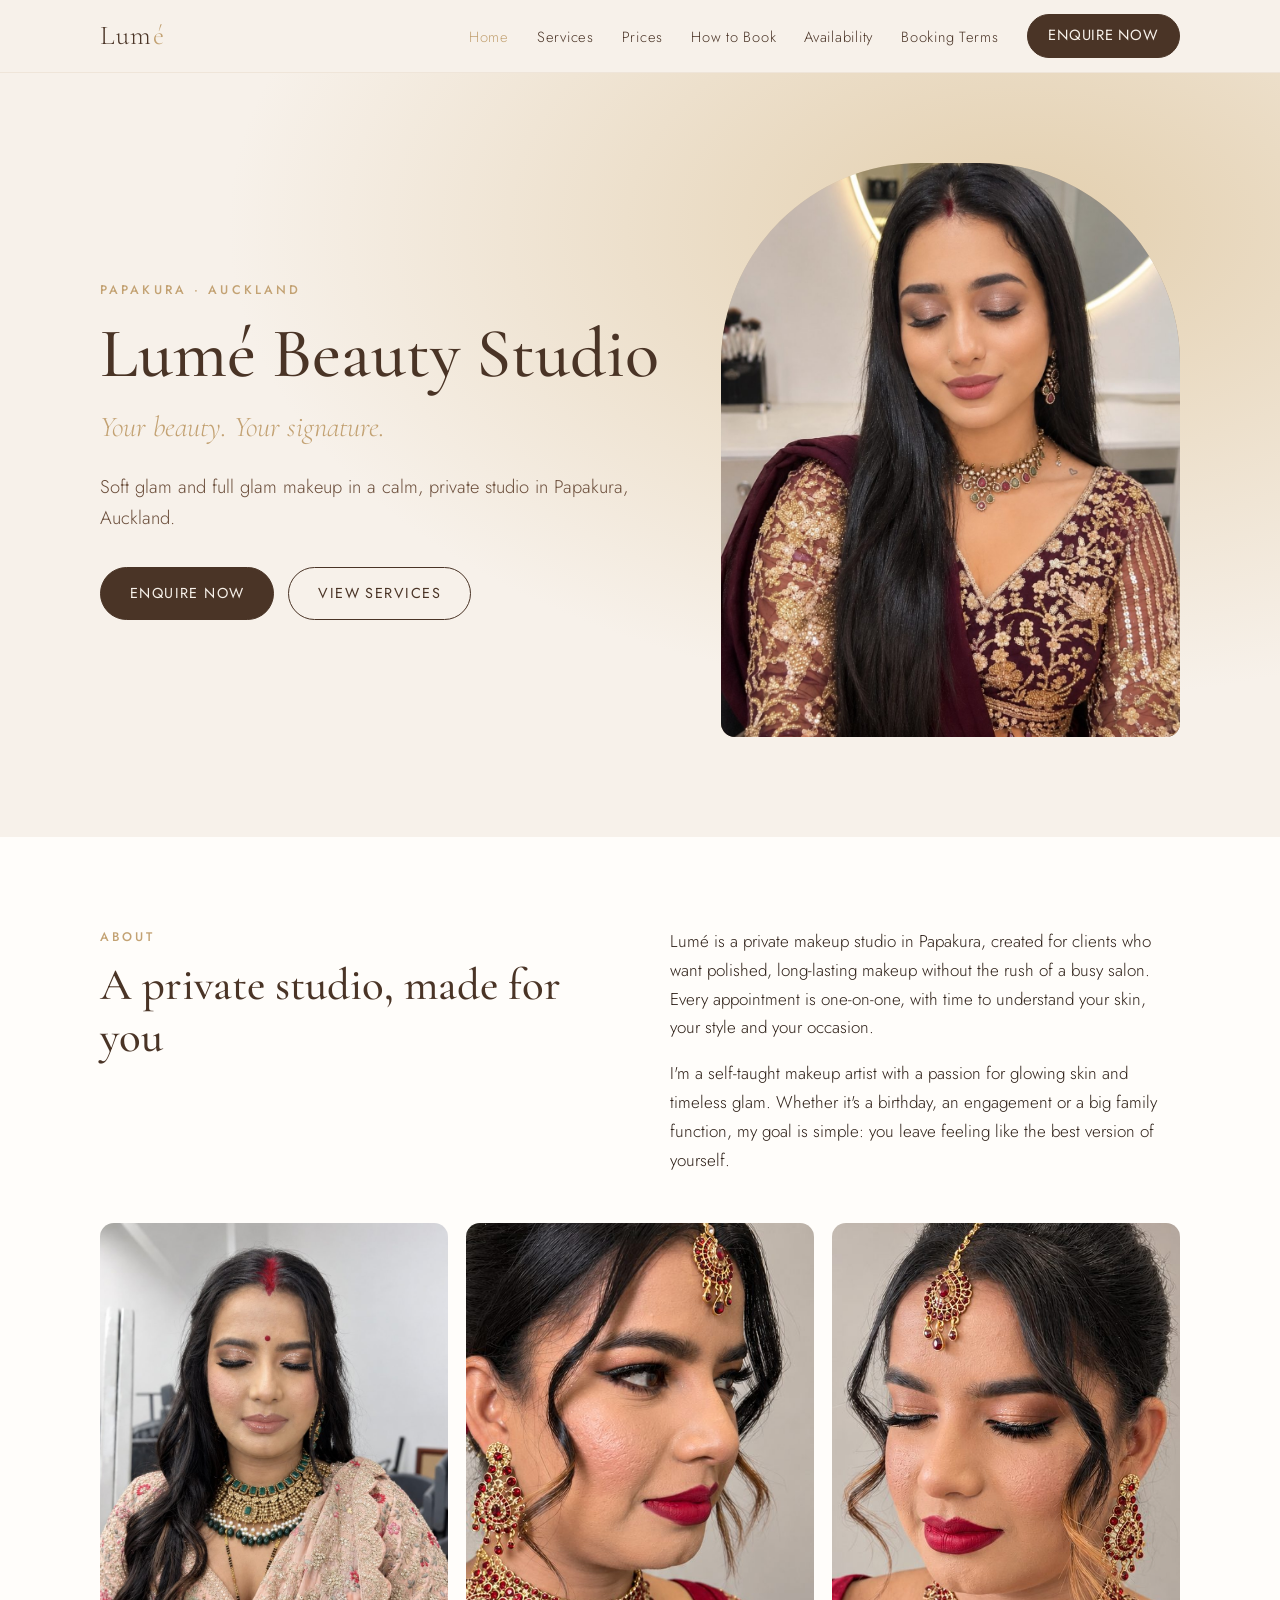
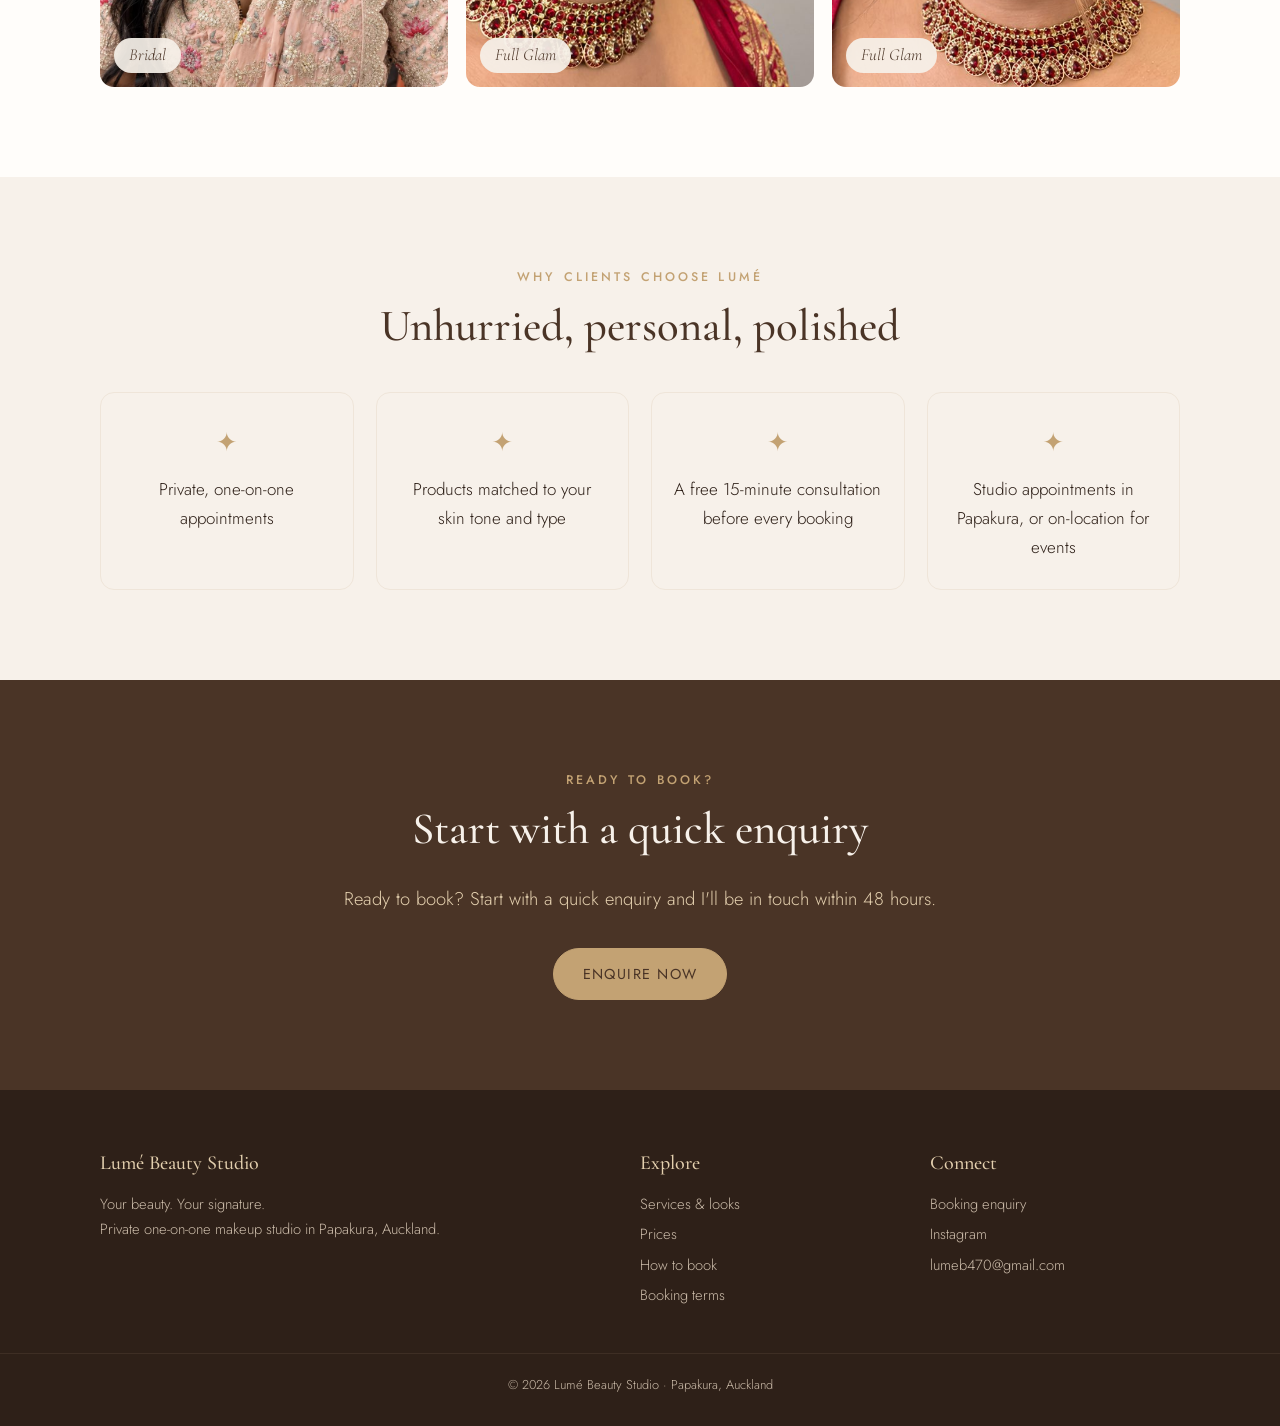
<file: index.html>
<!doctype html>
<html lang="en">
<head>
<meta charset="utf-8">
<meta name="viewport" content="width=device-width, initial-scale=1">
<title>Lumé Beauty Studio | Makeup in Papakura, Auckland</title>
<meta name="description" content="Soft glam and full glam makeup in a calm, private studio in Papakura, Auckland.">
<link rel="preconnect" href="https://fonts.googleapis.com">
<link rel="preconnect" href="https://fonts.gstatic.com" crossorigin>
<link href="https://fonts.googleapis.com/css2?family=Cormorant+Garamond:ital,wght@0,400;0,500;1,400&family=Jost:wght@300;400;500&display=swap" rel="stylesheet">
<link rel="stylesheet" href="css/styles.css">
</head>
<body>
<div class="banner">Introductory prices end on 1 December 2026 — enquire now to lock yours in.</div>
<header class="site-header">
  <nav class="container nav" aria-label="Main">
    <a class="logo" href="index.html">Lum<span>é</span></a>
    <button class="nav-toggle" aria-label="Open menu" aria-expanded="false">☰</button>
    <ul class="nav-links">
      <li><a href="index.html">Home</a></li>
      <li><a href="services.html">Services</a></li>
      <li><a href="prices.html">Prices</a></li>
      <li><a href="how-to-book.html">How to Book</a></li>
      <li><a href="availability.html">Availability</a></li>
      <li><a href="booking-terms.html">Booking Terms</a></li>
      <li><a class="btn btn-primary" data-enquire href="#">Enquire now</a></li>
    </ul>
  </nav>
</header>
<main>
<section class="hero">
  <div class="container hero-grid">
    <div>
      <span class="eyebrow">Papakura · Auckland</span>
      <h1>Lumé Beauty Studio</h1>
      <p class="tagline">Your beauty. Your signature.</p>
      <p class="lead">Soft glam and full glam makeup in a calm, private studio in Papakura, Auckland.</p>
      <div class="btn-row">
        <a class="btn btn-primary" data-enquire href="#">Enquire now</a>
        <a class="btn btn-ghost" href="services.html">View services</a>
      </div>
    </div>
    <div class="hero-art"><img src="images/hero.jpg" alt="Soft glam makeup with shimmer eyes and a mauve lip by Lumé" fetchpriority="high"></div>
  </div>
</section>

<section class="block alt">
  <div class="container two-col">
    <div>
      <span class="eyebrow">About</span>
      <h2>A private studio, made for you</h2>
    </div>
    <div>
      <p>Lumé is a private makeup studio in Papakura, created for clients who want polished, long-lasting makeup without the rush of a busy salon. Every appointment is one-on-one, with time to understand your skin, your style and your occasion.</p>
      <p>I'm a self-taught makeup artist with a passion for glowing skin and timeless glam. Whether it's a birthday, an engagement or a big family function, my goal is simple: you leave feeling like the best version of yourself.</p>
    </div>
  </div>
  <div class="container">
    <div class="gallery">
      <figure><img src="images/look-bridal.jpg" alt="Bridal makeup with bronze shimmer eyes and a glossy nude lip" loading="lazy"><figcaption>Bridal</figcaption></figure>
      <figure><img src="images/look-glam-1.jpg" alt="Full glam with winged liner and a bold red lip" loading="lazy"><figcaption>Full Glam</figcaption></figure>
      <figure><img src="images/look-glam-2.jpg" alt="Full glam with warm bronze eyes, lashes and a red lip" loading="lazy"><figcaption>Full Glam</figcaption></figure>
    </div>
  </div>
</section>

<section class="block">
  <div class="container center">
    <span class="eyebrow">Why clients choose Lumé</span>
    <h2>Unhurried, personal, polished</h2>
    <div class="features">
      <div class="feature"><div class="icon">✦</div><p>Private, one-on-one appointments</p></div>
      <div class="feature"><div class="icon">✦</div><p>Products matched to your skin tone and type</p></div>
      <div class="feature"><div class="icon">✦</div><p>A free 15-minute consultation before every booking</p></div>
      <div class="feature"><div class="icon">✦</div><p>Studio appointments in Papakura, or on-location for events</p></div>
    </div>
  </div>
</section>
<section class="block dark cta">
  <div class="container narrow">
    <span class="eyebrow">Ready to book?</span>
    <h2>Start with a quick enquiry</h2>
    <p>Ready to book? Start with a quick enquiry and I'll be in touch within 48 hours.</p>
    <div class="btn-row" style="justify-content:center"><a class="btn btn-primary" data-enquire href="#">Enquire now</a></div>
  </div>
</section>
</main>
<footer class="site-footer">
  <div class="container footer-grid">
    <div>
      <h4>Lumé Beauty Studio</h4>
      <p>Your beauty. Your signature.<br>Private one-on-one makeup studio in Papakura, Auckland.</p>
    </div>
    <div>
      <h4>Explore</h4>
      <ul>
        <li><a href="services.html">Services &amp; looks</a></li>
        <li><a href="prices.html">Prices</a></li>
        <li><a href="how-to-book.html">How to book</a></li>
        <li><a href="booking-terms.html">Booking terms</a></li>
      </ul>
    </div>
    <div>
      <h4>Connect</h4>
      <ul>
        <li><a data-enquire href="#">Booking enquiry</a></li>
        <li><a data-instagram href="#">Instagram</a></li>
        <li><a data-email href="#">Email</a></li>
      </ul>
    </div>
  </div>
  <p class="copyright">© <span id="year">2026</span> Lumé Beauty Studio · Papakura, Auckland</p>
</footer>
<script src="js/main.js"></script>
</body>
</html>
</file>
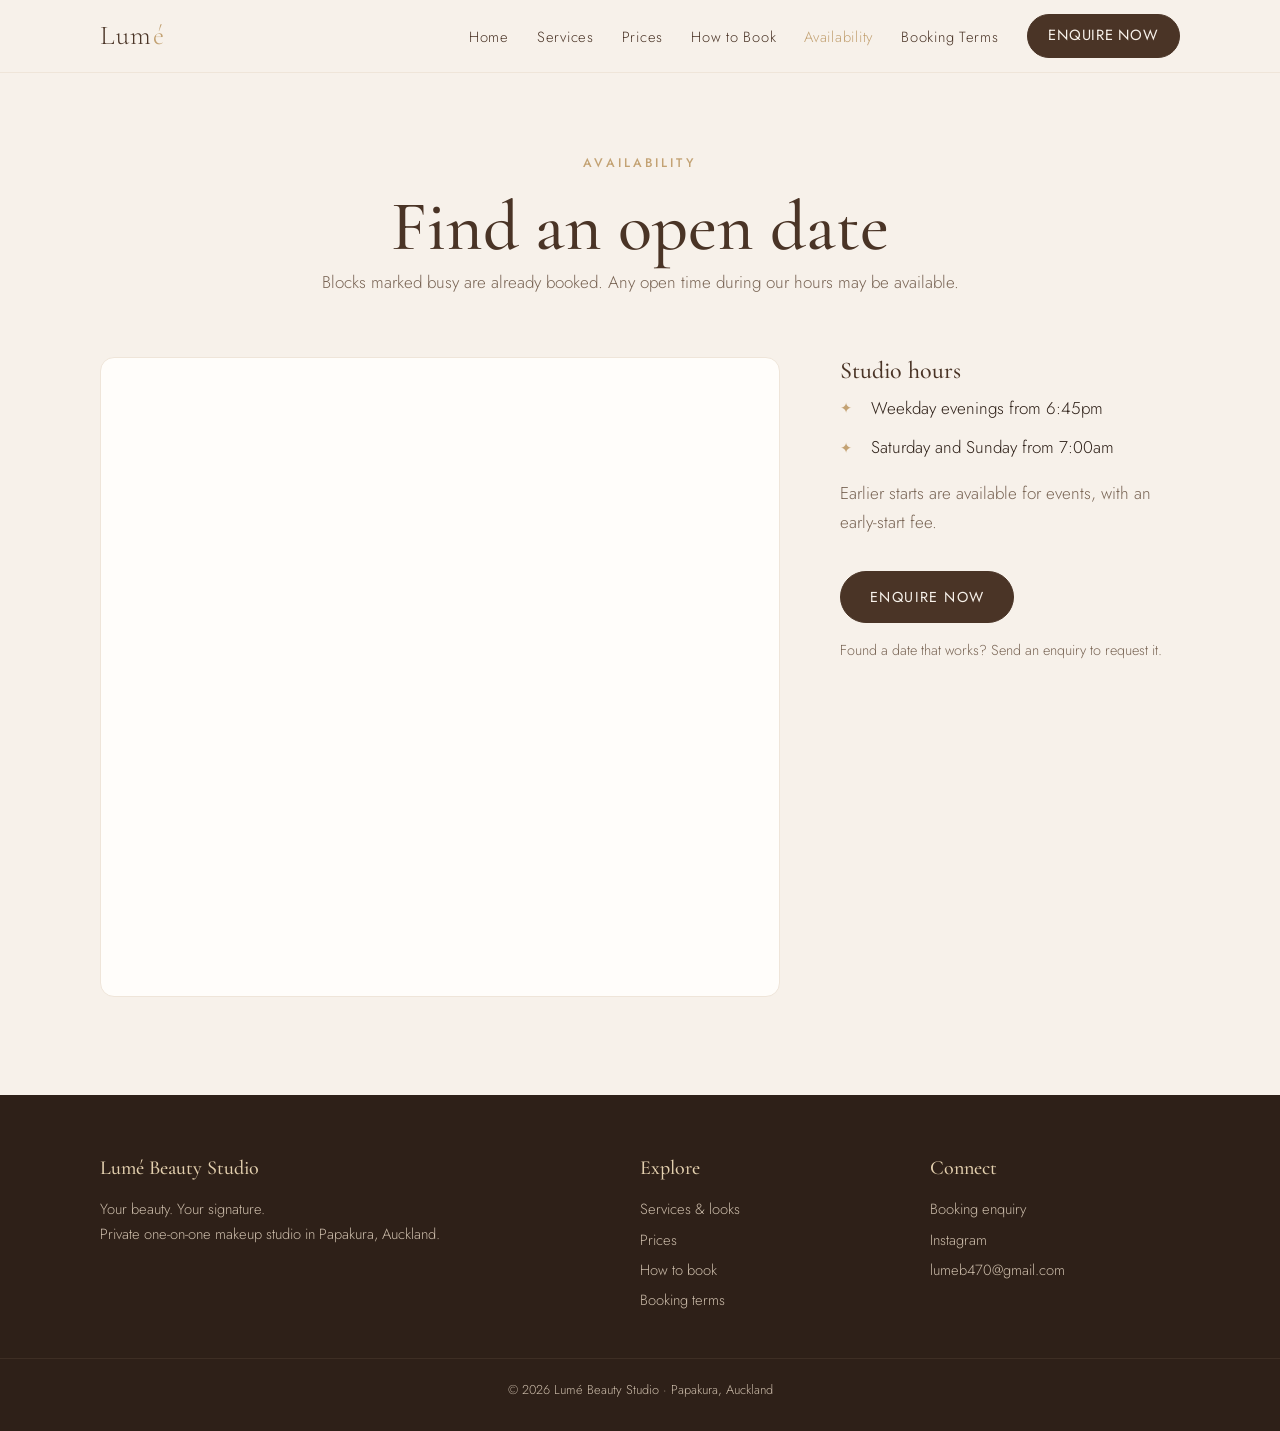
<file: availability.html>
<!doctype html>
<html lang="en">
<head>
<meta charset="utf-8">
<meta name="viewport" content="width=device-width, initial-scale=1">
<title>Availability | Lumé Beauty Studio</title>
<meta name="description" content="Check open dates at Lumé Beauty Studio before you enquire.">
<link rel="preconnect" href="https://fonts.googleapis.com">
<link rel="preconnect" href="https://fonts.gstatic.com" crossorigin>
<link href="https://fonts.googleapis.com/css2?family=Cormorant+Garamond:ital,wght@0,400;0,500;1,400&family=Jost:wght@300;400;500&display=swap" rel="stylesheet">
<link rel="stylesheet" href="css/styles.css">
</head>
<body>
<div class="banner">Introductory prices end on 1 December 2026 — enquire now to lock yours in.</div>
<header class="site-header">
  <nav class="container nav" aria-label="Main">
    <a class="logo" href="index.html">Lum<span>é</span></a>
    <button class="nav-toggle" aria-label="Open menu" aria-expanded="false">☰</button>
    <ul class="nav-links">
      <li><a href="index.html">Home</a></li>
      <li><a href="services.html">Services</a></li>
      <li><a href="prices.html">Prices</a></li>
      <li><a href="how-to-book.html">How to Book</a></li>
      <li><a href="availability.html">Availability</a></li>
      <li><a href="booking-terms.html">Booking Terms</a></li>
      <li><a class="btn btn-primary" data-enquire href="#">Enquire now</a></li>
    </ul>
  </nav>
</header>
<main>
<section class="page-head container">
  <span class="eyebrow">Availability</span>
  <h1>Find an open date</h1>
  <p>Blocks marked busy are already booked. Any open time during our hours may be available.</p>
</section>
<section class="block" style="padding-top:20px">
  <div class="container">
    <div class="two-col" style="grid-template-columns:2fr 1fr">
      <div>
        <div id="calendar" class="calendar-placeholder">
          <h3>Calendar coming soon</h3>
          <p>Our live availability calendar will appear here. In the meantime, send an enquiry with your date and we'll check for you.</p>
        </div>
      </div>
      <aside>
        <h3>Studio hours</h3>
        <ul class="ticks">
          <li>Weekday evenings from 6:45pm</li>
          <li>Saturday and Sunday from 7:00am</li>
        </ul>
        <p style="margin-top:1em;color:var(--muted)">Earlier starts are available for events, with an early-start fee.</p>
        <div class="btn-row"><a class="btn btn-primary" data-enquire href="#">Enquire now</a></div>
        <p style="margin-top:1em;font-size:.9rem;color:var(--muted)">Found a date that works? Send an enquiry to request it.</p>
      </aside>
    </div>
  </div>
</section>

</main>
<footer class="site-footer">
  <div class="container footer-grid">
    <div>
      <h4>Lumé Beauty Studio</h4>
      <p>Your beauty. Your signature.<br>Private one-on-one makeup studio in Papakura, Auckland.</p>
    </div>
    <div>
      <h4>Explore</h4>
      <ul>
        <li><a href="services.html">Services &amp; looks</a></li>
        <li><a href="prices.html">Prices</a></li>
        <li><a href="how-to-book.html">How to book</a></li>
        <li><a href="booking-terms.html">Booking terms</a></li>
      </ul>
    </div>
    <div>
      <h4>Connect</h4>
      <ul>
        <li><a data-enquire href="#">Booking enquiry</a></li>
        <li><a data-instagram href="#">Instagram</a></li>
        <li><a data-email href="#">Email</a></li>
      </ul>
    </div>
  </div>
  <p class="copyright">© <span id="year">2026</span> Lumé Beauty Studio · Papakura, Auckland</p>
</footer>
<script src="js/main.js"></script>
</body>
</html>
</file>
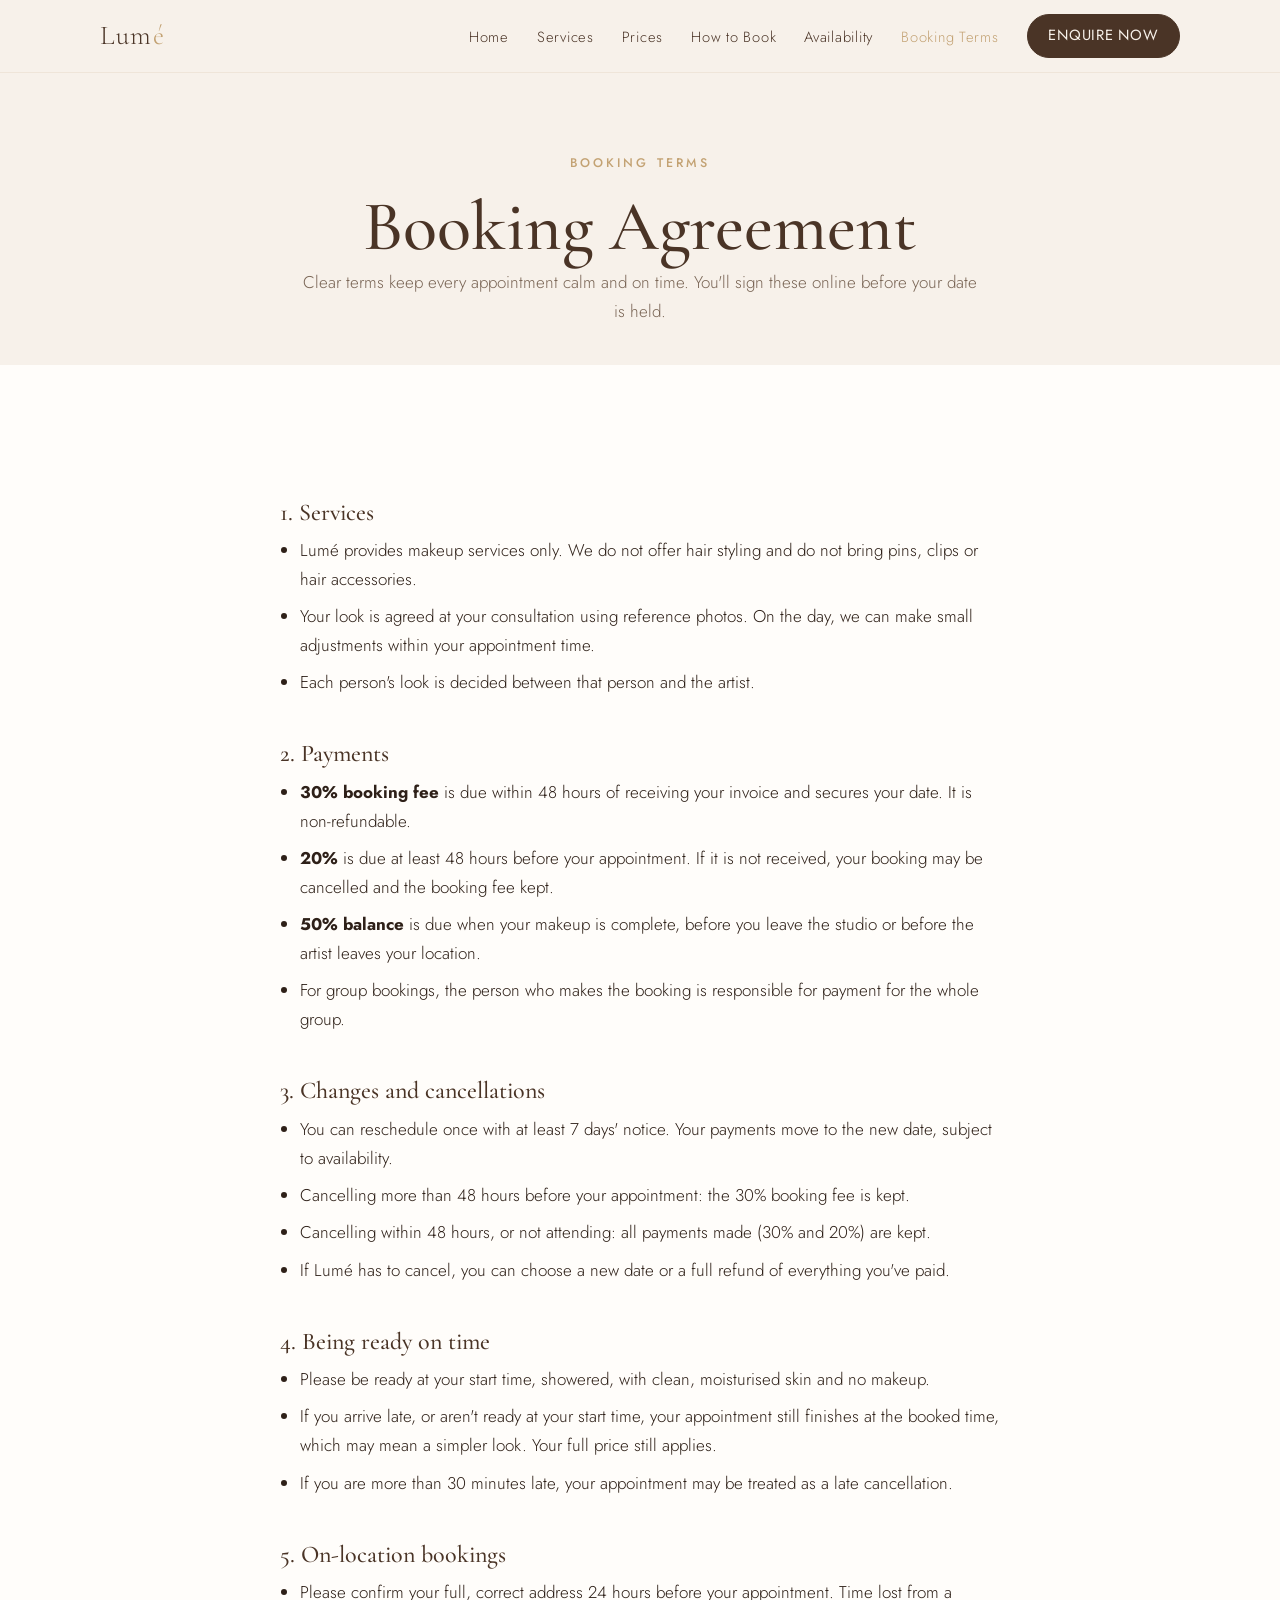
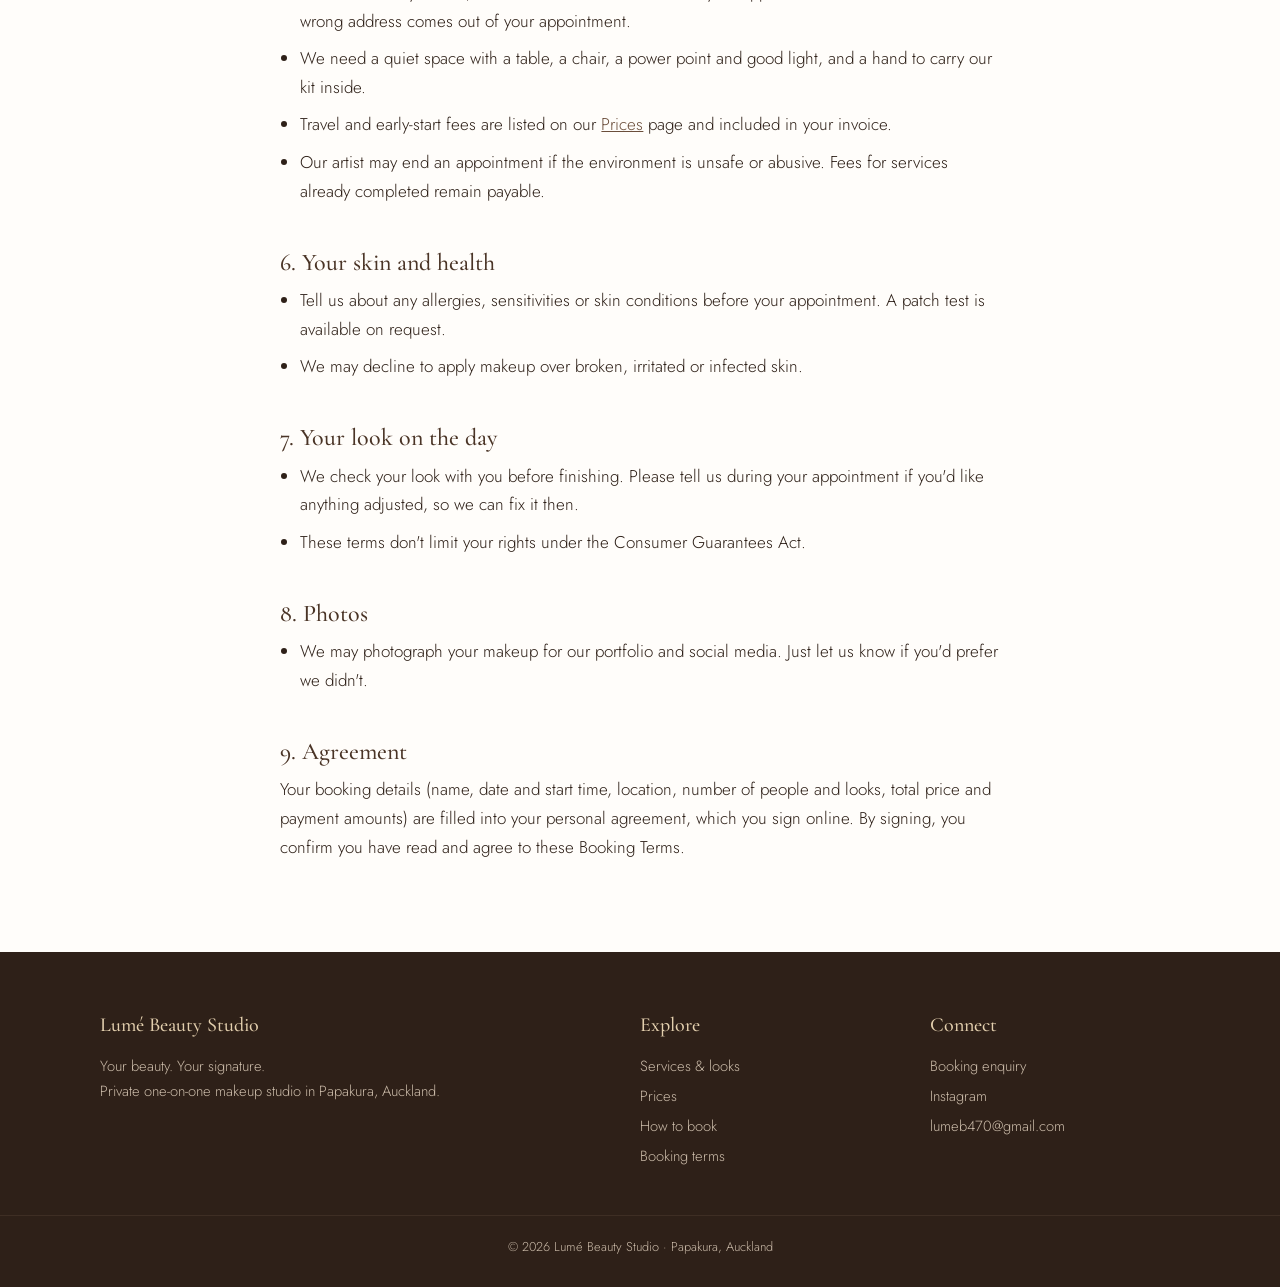
<file: booking-terms.html>
<!doctype html>
<html lang="en">
<head>
<meta charset="utf-8">
<meta name="viewport" content="width=device-width, initial-scale=1">
<title>Booking Terms | Lumé Beauty Studio</title>
<meta name="description" content="Booking terms and agreement for Lumé Beauty Studio.">
<link rel="preconnect" href="https://fonts.googleapis.com">
<link rel="preconnect" href="https://fonts.gstatic.com" crossorigin>
<link href="https://fonts.googleapis.com/css2?family=Cormorant+Garamond:ital,wght@0,400;0,500;1,400&family=Jost:wght@300;400;500&display=swap" rel="stylesheet">
<link rel="stylesheet" href="css/styles.css">
</head>
<body>
<div class="banner">Introductory prices end on 1 December 2026 — enquire now to lock yours in.</div>
<header class="site-header">
  <nav class="container nav" aria-label="Main">
    <a class="logo" href="index.html">Lum<span>é</span></a>
    <button class="nav-toggle" aria-label="Open menu" aria-expanded="false">☰</button>
    <ul class="nav-links">
      <li><a href="index.html">Home</a></li>
      <li><a href="services.html">Services</a></li>
      <li><a href="prices.html">Prices</a></li>
      <li><a href="how-to-book.html">How to Book</a></li>
      <li><a href="availability.html">Availability</a></li>
      <li><a href="booking-terms.html">Booking Terms</a></li>
      <li><a class="btn btn-primary" data-enquire href="#">Enquire now</a></li>
    </ul>
  </nav>
</header>
<main>
<section class="page-head container">
  <span class="eyebrow">Booking terms</span>
  <h1>Booking Agreement</h1>
  <p>Clear terms keep every appointment calm and on time. You'll sign these online before your date is held.</p>
</section>
<section class="block alt terms">
  <div class="container narrow">
    <h3>1. Services</h3>
    <ul>
      <li>Lumé provides makeup services only. We do not offer hair styling and do not bring pins, clips or hair accessories.</li>
      <li>Your look is agreed at your consultation using reference photos. On the day, we can make small adjustments within your appointment time.</li>
      <li>Each person's look is decided between that person and the artist.</li>
    </ul>
    <h3>2. Payments</h3>
    <ul>
      <li><strong>30% booking fee</strong> is due within 48 hours of receiving your invoice and secures your date. It is non-refundable.</li>
      <li><strong>20%</strong> is due at least 48 hours before your appointment. If it is not received, your booking may be cancelled and the booking fee kept.</li>
      <li><strong>50% balance</strong> is due when your makeup is complete, before you leave the studio or before the artist leaves your location.</li>
      <li>For group bookings, the person who makes the booking is responsible for payment for the whole group.</li>
    </ul>
    <h3>3. Changes and cancellations</h3>
    <ul>
      <li>You can reschedule once with at least 7 days' notice. Your payments move to the new date, subject to availability.</li>
      <li>Cancelling more than 48 hours before your appointment: the 30% booking fee is kept.</li>
      <li>Cancelling within 48 hours, or not attending: all payments made (30% and 20%) are kept.</li>
      <li>If Lumé has to cancel, you can choose a new date or a full refund of everything you've paid.</li>
    </ul>
    <h3>4. Being ready on time</h3>
    <ul>
      <li>Please be ready at your start time, showered, with clean, moisturised skin and no makeup.</li>
      <li>If you arrive late, or aren't ready at your start time, your appointment still finishes at the booked time, which may mean a simpler look. Your full price still applies.</li>
      <li>If you are more than 30 minutes late, your appointment may be treated as a late cancellation.</li>
    </ul>
    <h3>5. On-location bookings</h3>
    <ul>
      <li>Please confirm your full, correct address 24 hours before your appointment. Time lost from a wrong address comes out of your appointment.</li>
      <li>We need a quiet space with a table, a chair, a power point and good light, and a hand to carry our kit inside.</li>
      <li>Travel and early-start fees are listed on our <a href="prices.html">Prices</a> page and included in your invoice.</li>
      <li>Our artist may end an appointment if the environment is unsafe or abusive. Fees for services already completed remain payable.</li>
    </ul>
    <h3>6. Your skin and health</h3>
    <ul>
      <li>Tell us about any allergies, sensitivities or skin conditions before your appointment. A patch test is available on request.</li>
      <li>We may decline to apply makeup over broken, irritated or infected skin.</li>
    </ul>
    <h3>7. Your look on the day</h3>
    <ul>
      <li>We check your look with you before finishing. Please tell us during your appointment if you'd like anything adjusted, so we can fix it then.</li>
      <li>These terms don't limit your rights under the Consumer Guarantees Act.</li>
    </ul>
    <h3>8. Photos</h3>
    <ul>
      <li>We may photograph your makeup for our portfolio and social media. Just let us know if you'd prefer we didn't.</li>
    </ul>
    <h3>9. Agreement</h3>
    <p>Your booking details (name, date and start time, location, number of people and looks, total price and payment amounts) are filled into your personal agreement, which you sign online. By signing, you confirm you have read and agree to these Booking Terms.</p>
  </div>
</section>

</main>
<footer class="site-footer">
  <div class="container footer-grid">
    <div>
      <h4>Lumé Beauty Studio</h4>
      <p>Your beauty. Your signature.<br>Private one-on-one makeup studio in Papakura, Auckland.</p>
    </div>
    <div>
      <h4>Explore</h4>
      <ul>
        <li><a href="services.html">Services &amp; looks</a></li>
        <li><a href="prices.html">Prices</a></li>
        <li><a href="how-to-book.html">How to book</a></li>
        <li><a href="booking-terms.html">Booking terms</a></li>
      </ul>
    </div>
    <div>
      <h4>Connect</h4>
      <ul>
        <li><a data-enquire href="#">Booking enquiry</a></li>
        <li><a data-instagram href="#">Instagram</a></li>
        <li><a data-email href="#">Email</a></li>
      </ul>
    </div>
  </div>
  <p class="copyright">© <span id="year">2026</span> Lumé Beauty Studio · Papakura, Auckland</p>
</footer>
<script src="js/main.js"></script>
</body>
</html>
</file>
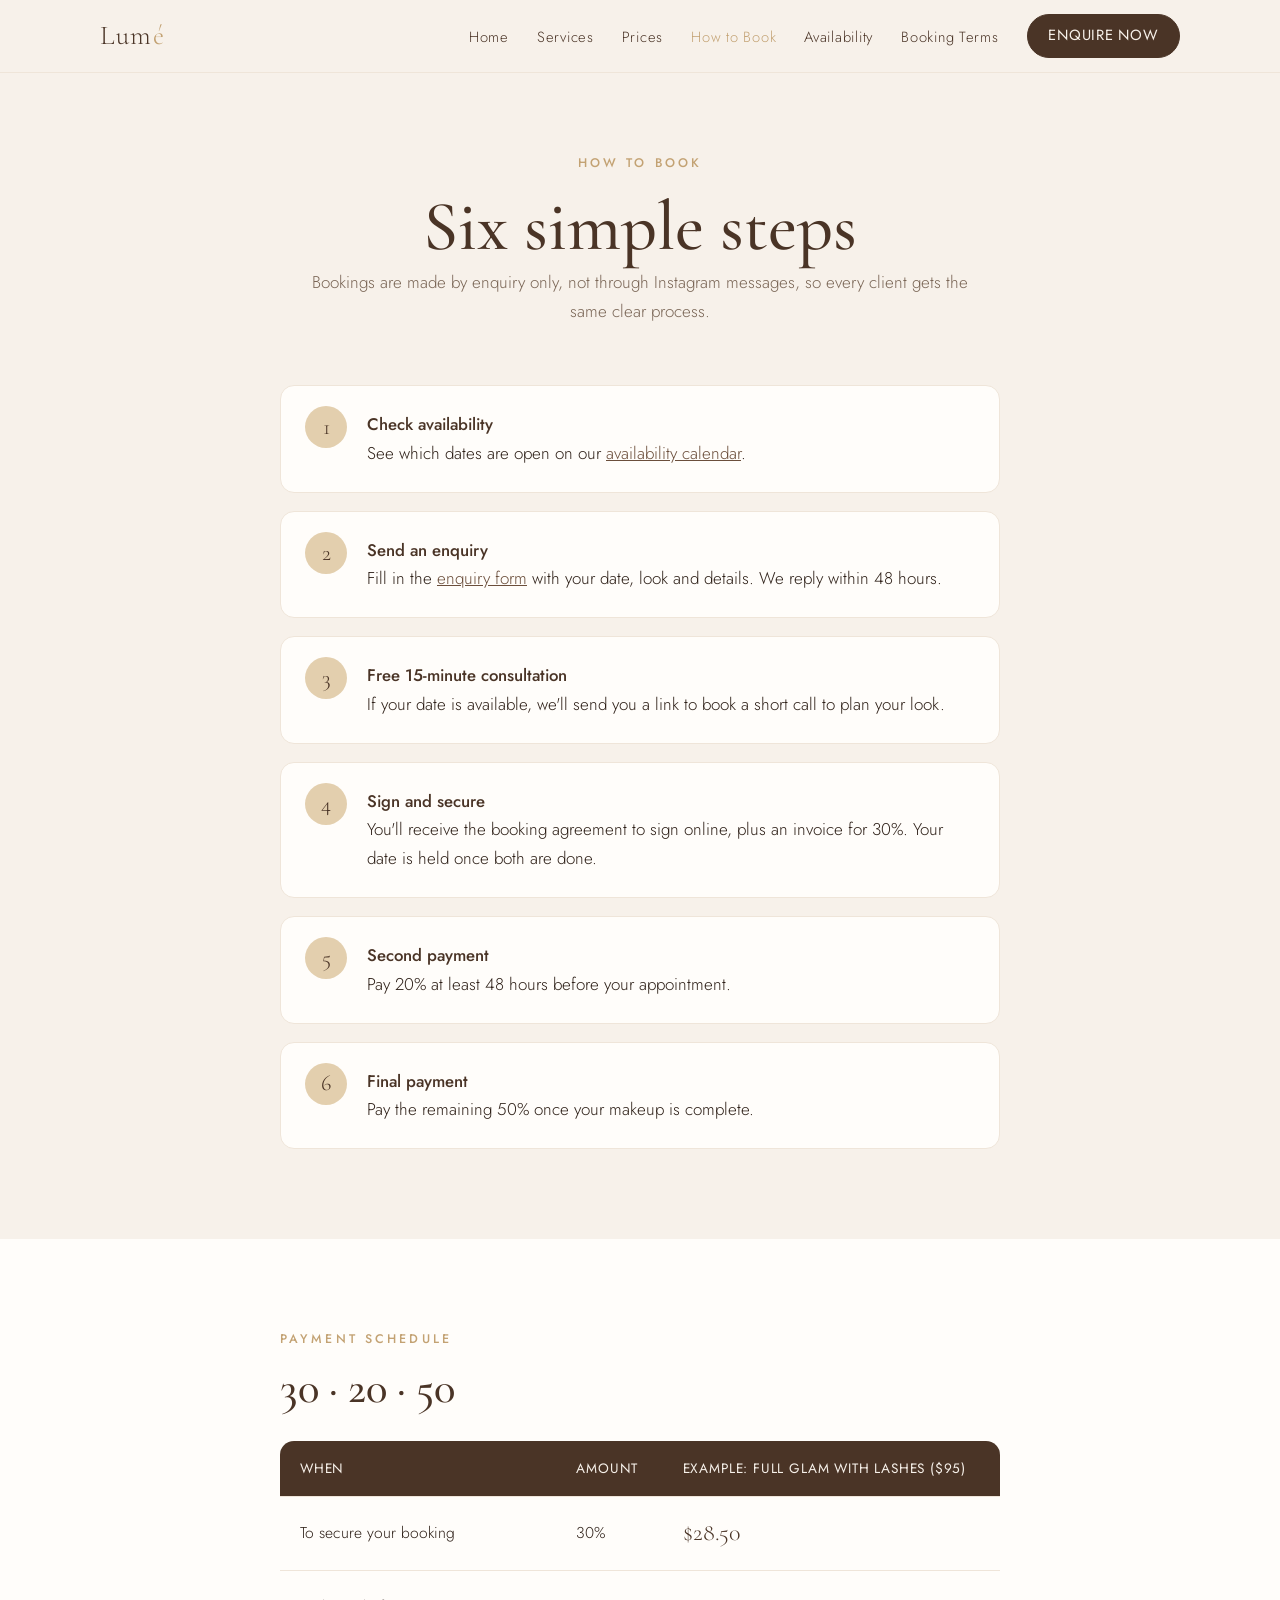
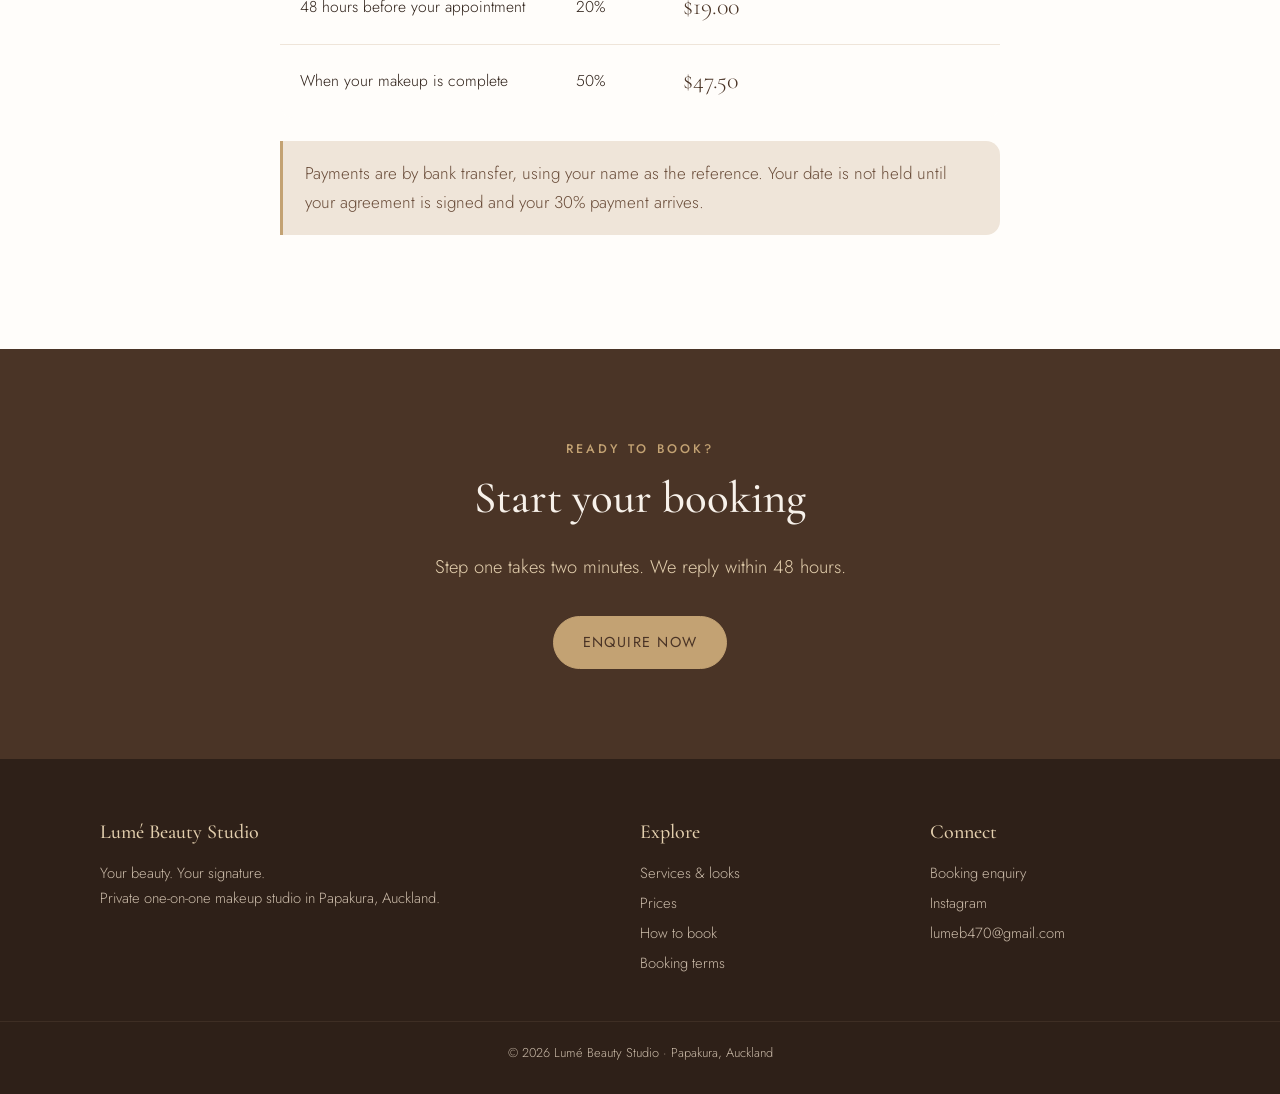
<file: how-to-book.html>
<!doctype html>
<html lang="en">
<head>
<meta charset="utf-8">
<meta name="viewport" content="width=device-width, initial-scale=1">
<title>How to Book | Lumé Beauty Studio</title>
<meta name="description" content="How booking works at Lumé Beauty Studio: enquiry, free consultation, agreement and payments.">
<link rel="preconnect" href="https://fonts.googleapis.com">
<link rel="preconnect" href="https://fonts.gstatic.com" crossorigin>
<link href="https://fonts.googleapis.com/css2?family=Cormorant+Garamond:ital,wght@0,400;0,500;1,400&family=Jost:wght@300;400;500&display=swap" rel="stylesheet">
<link rel="stylesheet" href="css/styles.css">
</head>
<body>
<div class="banner">Introductory prices end on 1 December 2026 — enquire now to lock yours in.</div>
<header class="site-header">
  <nav class="container nav" aria-label="Main">
    <a class="logo" href="index.html">Lum<span>é</span></a>
    <button class="nav-toggle" aria-label="Open menu" aria-expanded="false">☰</button>
    <ul class="nav-links">
      <li><a href="index.html">Home</a></li>
      <li><a href="services.html">Services</a></li>
      <li><a href="prices.html">Prices</a></li>
      <li><a href="how-to-book.html">How to Book</a></li>
      <li><a href="availability.html">Availability</a></li>
      <li><a href="booking-terms.html">Booking Terms</a></li>
      <li><a class="btn btn-primary" data-enquire href="#">Enquire now</a></li>
    </ul>
  </nav>
</header>
<main>
<section class="page-head container">
  <span class="eyebrow">How to book</span>
  <h1>Six simple steps</h1>
  <p>Bookings are made by enquiry only, not through Instagram messages, so every client gets the same clear process.</p>
</section>
<section class="block" style="padding-top:20px">
  <div class="container narrow">
    <ol class="steps">
      <li><strong>Check availability</strong>See which dates are open on our <a href="availability.html">availability calendar</a>.</li>
      <li><strong>Send an enquiry</strong>Fill in the <a data-enquire href="#">enquiry form</a> with your date, look and details. We reply within 48 hours.</li>
      <li><strong>Free 15-minute consultation</strong>If your date is available, we'll send you a link to book a short call to plan your look.</li>
      <li><strong>Sign and secure</strong>You'll receive the booking agreement to sign online, plus an invoice for 30%. Your date is held once both are done.</li>
      <li><strong>Second payment</strong>Pay 20% at least 48 hours before your appointment.</li>
      <li><strong>Final payment</strong>Pay the remaining 50% once your makeup is complete.</li>
    </ol>
  </div>
</section>
<section class="block alt">
  <div class="container narrow">
    <span class="eyebrow">Payment schedule</span>
    <h2>30 · 20 · 50</h2>
    <div class="table-wrap"><table>
      <thead><tr><th>When</th><th>Amount</th><th>Example: Full Glam with lashes ($95)</th></tr></thead>
      <tbody>
        <tr><td>To secure your booking</td><td>30%</td><td class="price">$28.50</td></tr>
        <tr><td>48 hours before your appointment</td><td>20%</td><td class="price">$19.00</td></tr>
        <tr><td>When your makeup is complete</td><td>50%</td><td class="price">$47.50</td></tr>
      </tbody>
    </table></div>
    <div class="note">Payments are by bank transfer, using your name as the reference. Your date is not held until your agreement is signed and your 30% payment arrives.</div>
  </div>
</section>
<section class="block dark cta">
  <div class="container narrow">
    <span class="eyebrow">Ready to book?</span>
    <h2>Start your booking</h2>
    <p>Step one takes two minutes. We reply within 48 hours.</p>
    <div class="btn-row" style="justify-content:center"><a class="btn btn-primary" data-enquire href="#">Enquire now</a></div>
  </div>
</section>
</main>
<footer class="site-footer">
  <div class="container footer-grid">
    <div>
      <h4>Lumé Beauty Studio</h4>
      <p>Your beauty. Your signature.<br>Private one-on-one makeup studio in Papakura, Auckland.</p>
    </div>
    <div>
      <h4>Explore</h4>
      <ul>
        <li><a href="services.html">Services &amp; looks</a></li>
        <li><a href="prices.html">Prices</a></li>
        <li><a href="how-to-book.html">How to book</a></li>
        <li><a href="booking-terms.html">Booking terms</a></li>
      </ul>
    </div>
    <div>
      <h4>Connect</h4>
      <ul>
        <li><a data-enquire href="#">Booking enquiry</a></li>
        <li><a data-instagram href="#">Instagram</a></li>
        <li><a data-email href="#">Email</a></li>
      </ul>
    </div>
  </div>
  <p class="copyright">© <span id="year">2026</span> Lumé Beauty Studio · Papakura, Auckland</p>
</footer>
<script src="js/main.js"></script>
</body>
</html>
</file>
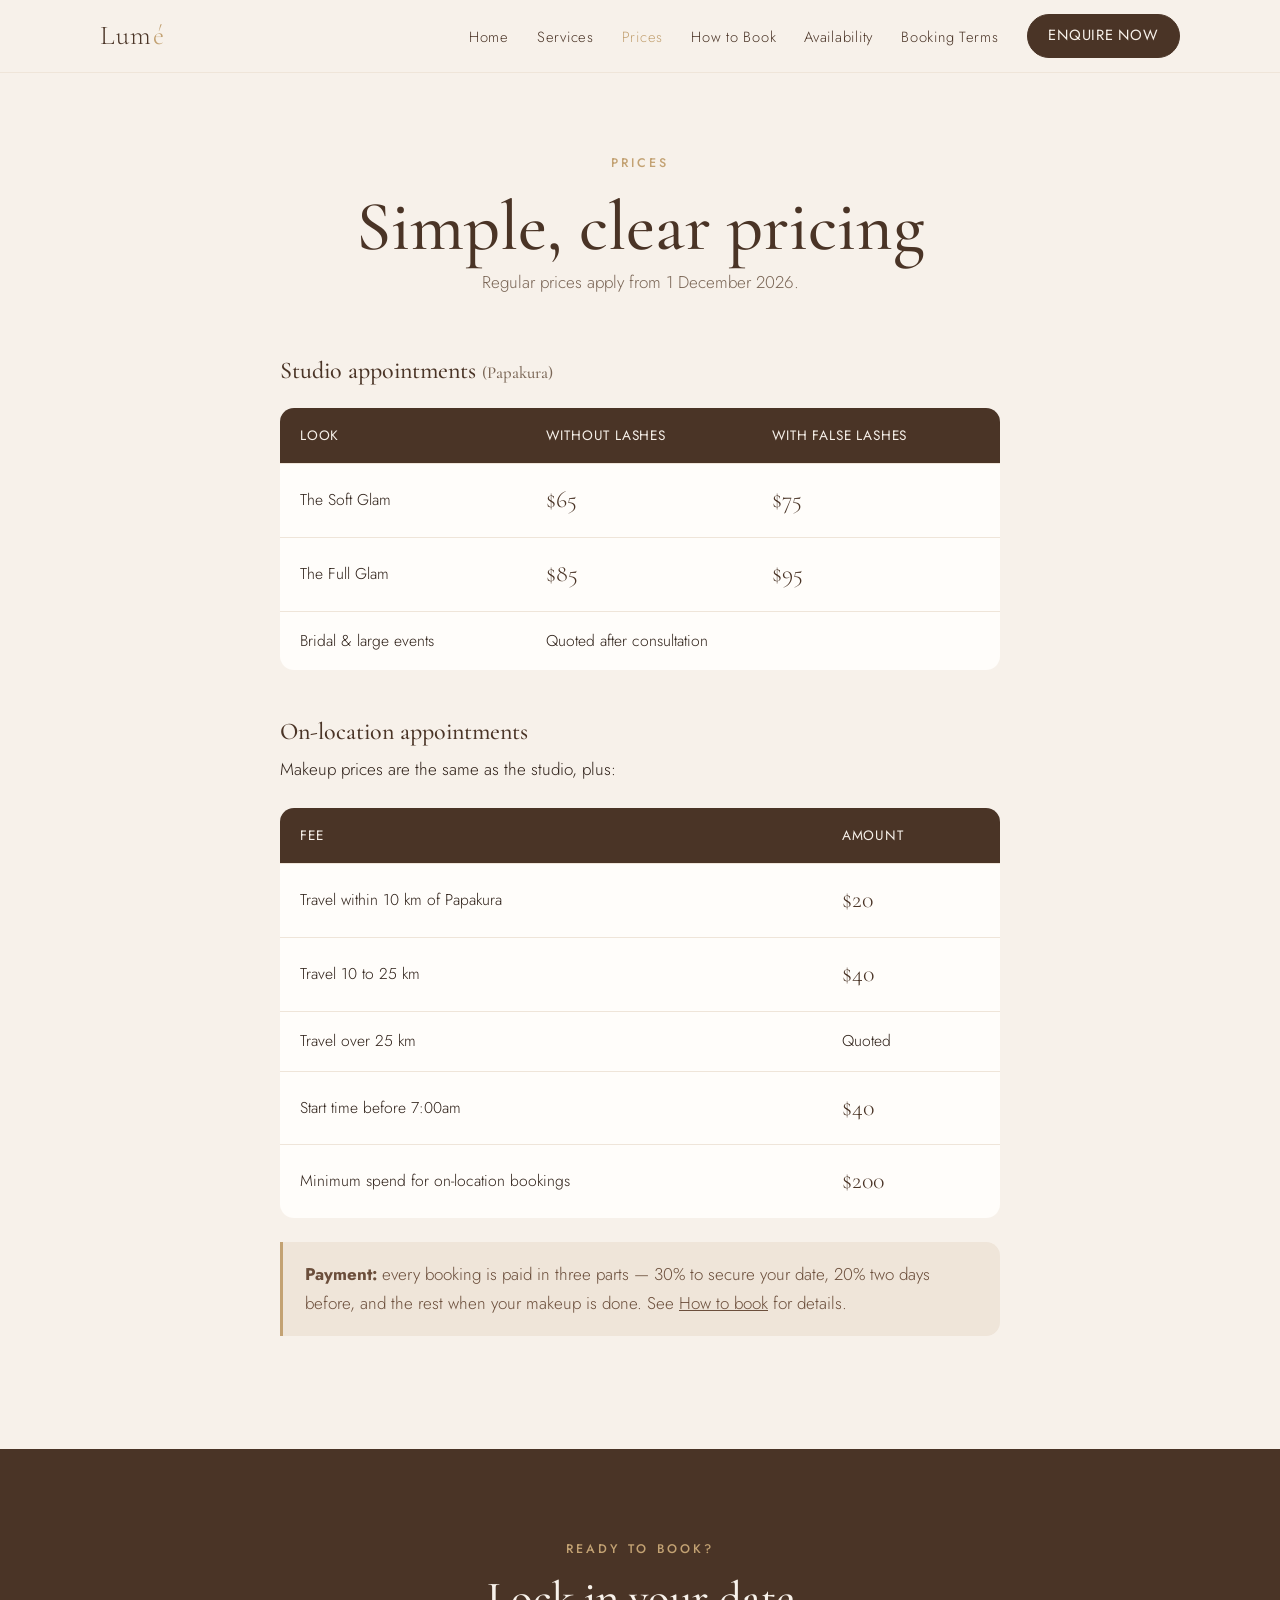
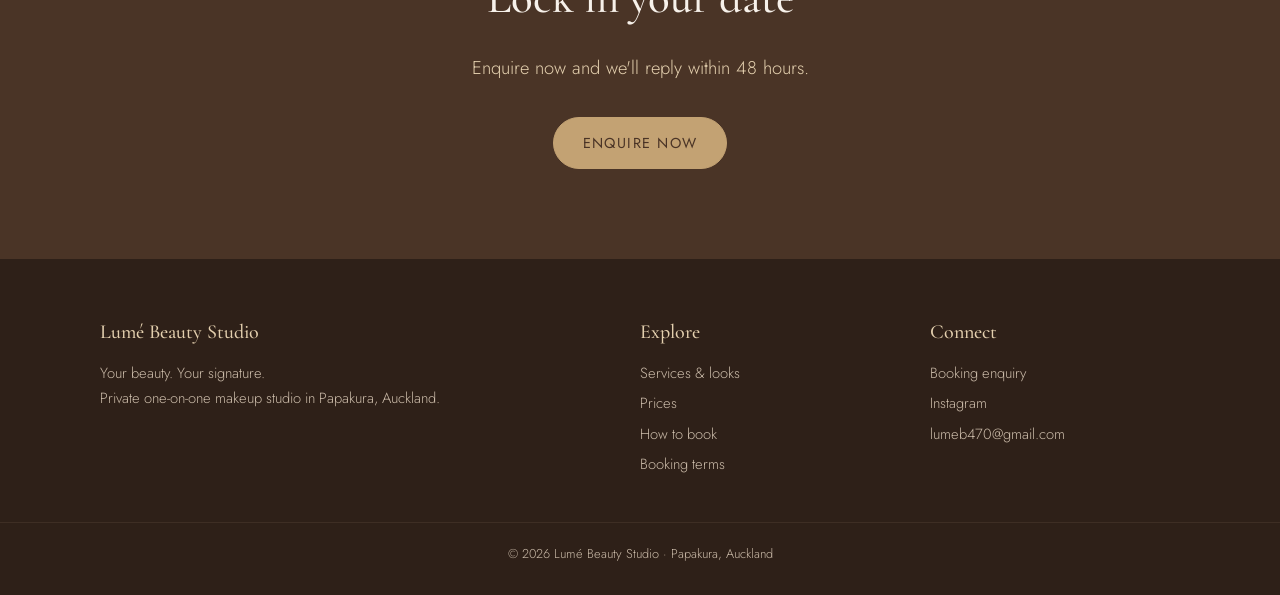
<file: prices.html>
<!doctype html>
<html lang="en">
<head>
<meta charset="utf-8">
<meta name="viewport" content="width=device-width, initial-scale=1">
<title>Prices | Lumé Beauty Studio</title>
<meta name="description" content="Studio and on-location makeup prices at Lumé Beauty Studio, Papakura.">
<link rel="preconnect" href="https://fonts.googleapis.com">
<link rel="preconnect" href="https://fonts.gstatic.com" crossorigin>
<link href="https://fonts.googleapis.com/css2?family=Cormorant+Garamond:ital,wght@0,400;0,500;1,400&family=Jost:wght@300;400;500&display=swap" rel="stylesheet">
<link rel="stylesheet" href="css/styles.css">
</head>
<body>
<div class="banner">Introductory prices end on 1 December 2026 — enquire now to lock yours in.</div>
<header class="site-header">
  <nav class="container nav" aria-label="Main">
    <a class="logo" href="index.html">Lum<span>é</span></a>
    <button class="nav-toggle" aria-label="Open menu" aria-expanded="false">☰</button>
    <ul class="nav-links">
      <li><a href="index.html">Home</a></li>
      <li><a href="services.html">Services</a></li>
      <li><a href="prices.html">Prices</a></li>
      <li><a href="how-to-book.html">How to Book</a></li>
      <li><a href="availability.html">Availability</a></li>
      <li><a href="booking-terms.html">Booking Terms</a></li>
      <li><a class="btn btn-primary" data-enquire href="#">Enquire now</a></li>
    </ul>
  </nav>
</header>
<main>
<section class="page-head container">
  <span class="eyebrow">Prices</span>
  <h1>Simple, clear pricing</h1>
  <p>Regular prices apply from 1 December 2026.</p>
</section>
<section class="block" style="padding-top:20px">
  <div class="container narrow">
    <h3>Studio appointments <span style="color:var(--muted);font-size:.7em">(Papakura)</span></h3>
    <div class="table-wrap"><table>
      <thead><tr><th>Look</th><th>Without lashes</th><th>With false lashes</th></tr></thead>
      <tbody>
        <tr><td>The Soft Glam</td><td class="price">$65</td><td class="price">$75</td></tr>
        <tr><td>The Full Glam</td><td class="price">$85</td><td class="price">$95</td></tr>
        <tr><td>Bridal &amp; large events</td><td colspan="2">Quoted after consultation</td></tr>
      </tbody>
    </table></div>

    <h3 style="margin-top:2em">On-location appointments</h3>
    <p>Makeup prices are the same as the studio, plus:</p>
    <div class="table-wrap"><table>
      <thead><tr><th>Fee</th><th>Amount</th></tr></thead>
      <tbody>
        <tr><td>Travel within 10 km of Papakura</td><td class="price">$20</td></tr>
        <tr><td>Travel 10 to 25 km</td><td class="price">$40</td></tr>
        <tr><td>Travel over 25 km</td><td>Quoted</td></tr>
        <tr><td>Start time before 7:00am</td><td class="price">$40</td></tr>
        <tr><td>Minimum spend for on-location bookings</td><td class="price">$200</td></tr>
      </tbody>
    </table></div>

    <div class="note"><strong>Payment:</strong> every booking is paid in three parts — 30% to secure your date, 20% two days before, and the rest when your makeup is done. See <a href="how-to-book.html">How to book</a> for details.</div>
  </div>
</section>
<section class="block dark cta">
  <div class="container narrow">
    <span class="eyebrow">Ready to book?</span>
    <h2>Lock in your date</h2>
    <p>Enquire now and we'll reply within 48 hours.</p>
    <div class="btn-row" style="justify-content:center"><a class="btn btn-primary" data-enquire href="#">Enquire now</a></div>
  </div>
</section>
</main>
<footer class="site-footer">
  <div class="container footer-grid">
    <div>
      <h4>Lumé Beauty Studio</h4>
      <p>Your beauty. Your signature.<br>Private one-on-one makeup studio in Papakura, Auckland.</p>
    </div>
    <div>
      <h4>Explore</h4>
      <ul>
        <li><a href="services.html">Services &amp; looks</a></li>
        <li><a href="prices.html">Prices</a></li>
        <li><a href="how-to-book.html">How to book</a></li>
        <li><a href="booking-terms.html">Booking terms</a></li>
      </ul>
    </div>
    <div>
      <h4>Connect</h4>
      <ul>
        <li><a data-enquire href="#">Booking enquiry</a></li>
        <li><a data-instagram href="#">Instagram</a></li>
        <li><a data-email href="#">Email</a></li>
      </ul>
    </div>
  </div>
  <p class="copyright">© <span id="year">2026</span> Lumé Beauty Studio · Papakura, Auckland</p>
</footer>
<script src="js/main.js"></script>
</body>
</html>
</file>
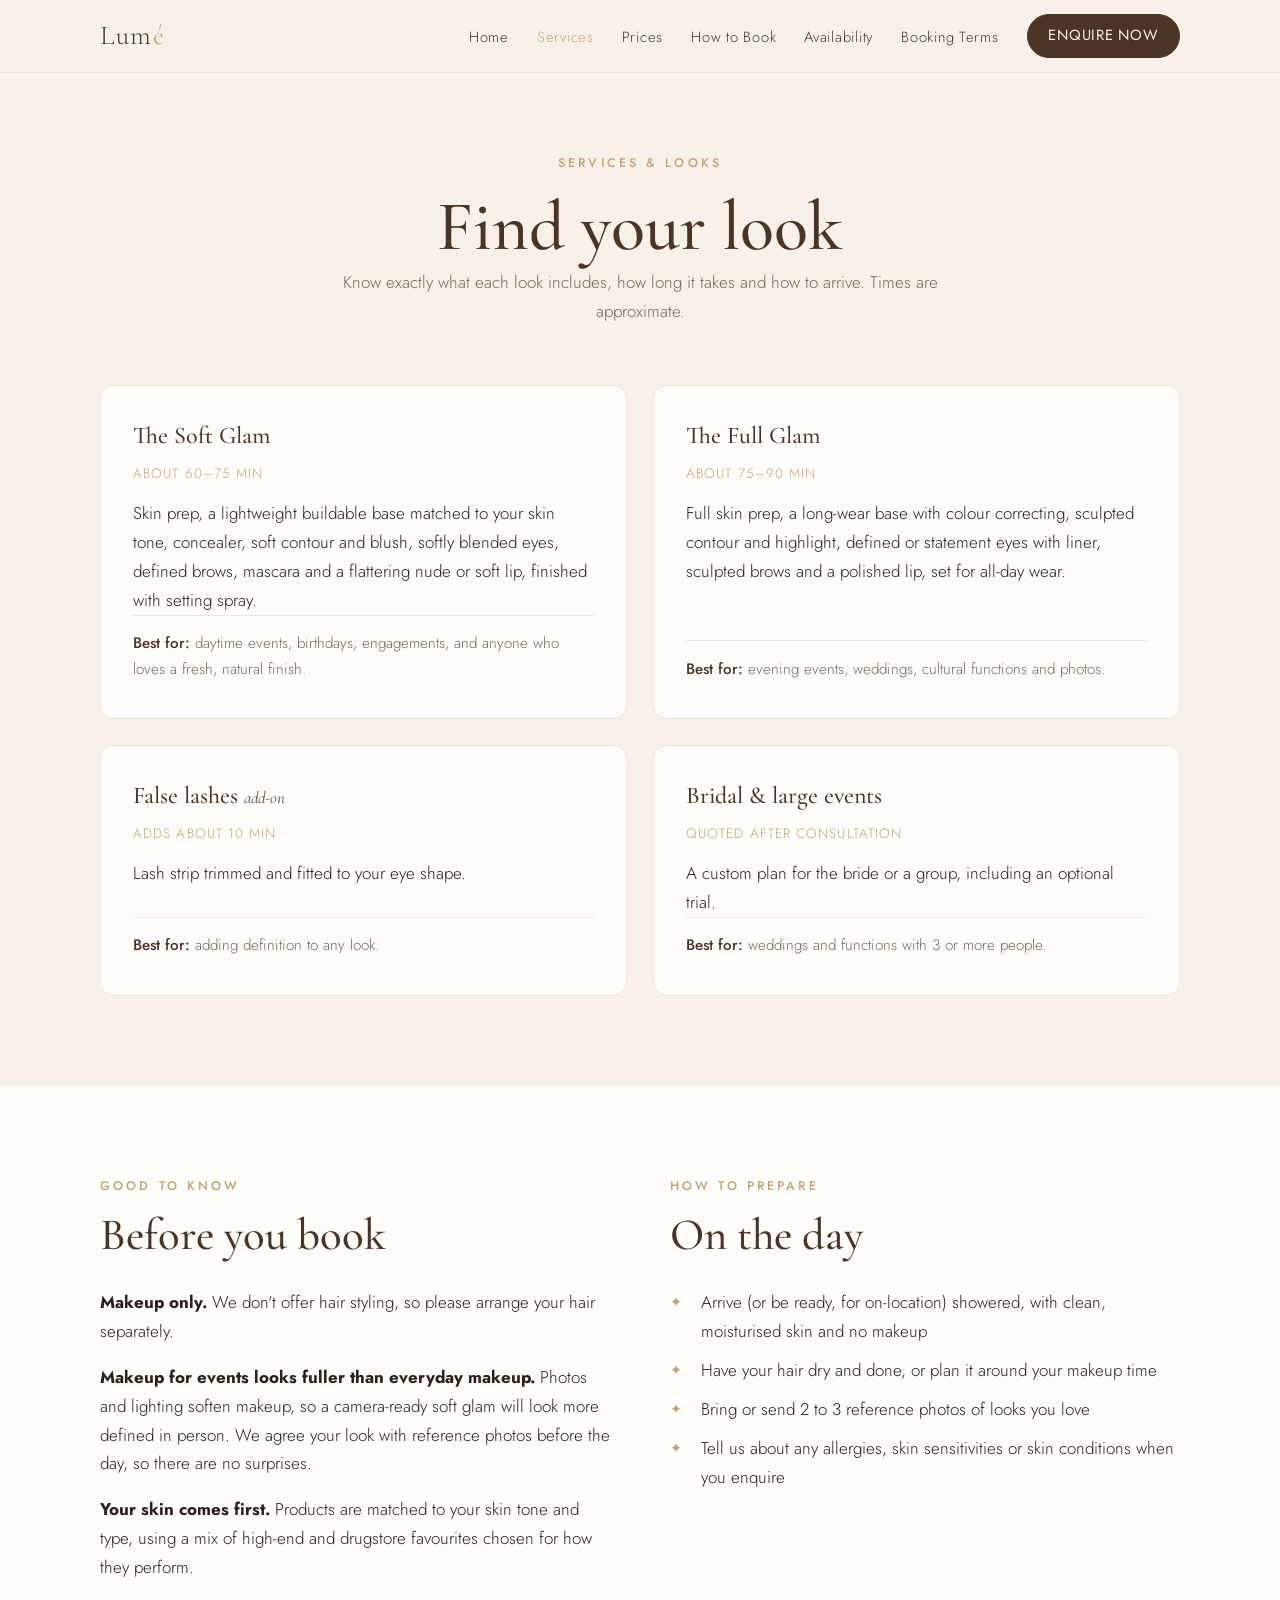
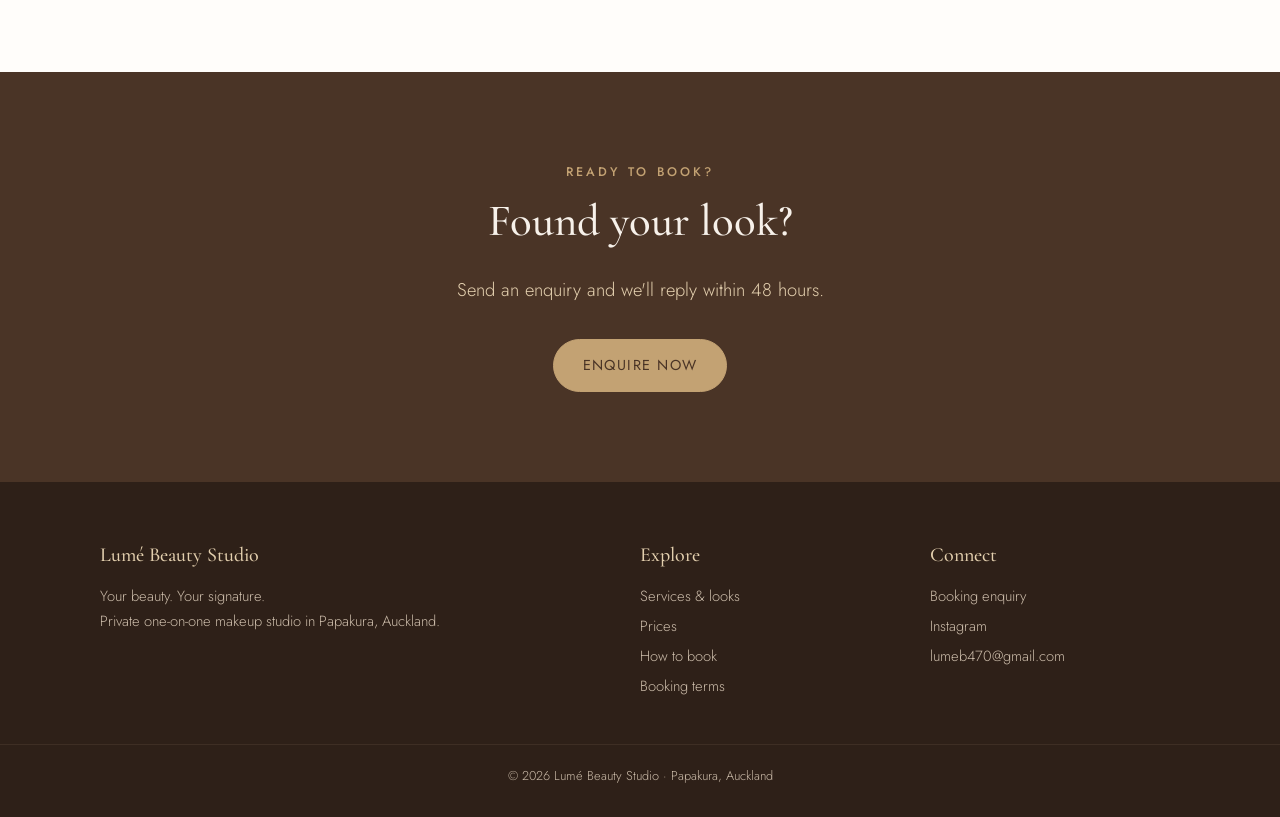
<file: services.html>
<!doctype html>
<html lang="en">
<head>
<meta charset="utf-8">
<meta name="viewport" content="width=device-width, initial-scale=1">
<title>Services & Looks | Lumé Beauty Studio</title>
<meta name="description" content="Soft Glam, Full Glam, false lashes and bridal makeup at Lumé Beauty Studio, Papakura.">
<link rel="preconnect" href="https://fonts.googleapis.com">
<link rel="preconnect" href="https://fonts.gstatic.com" crossorigin>
<link href="https://fonts.googleapis.com/css2?family=Cormorant+Garamond:ital,wght@0,400;0,500;1,400&family=Jost:wght@300;400;500&display=swap" rel="stylesheet">
<link rel="stylesheet" href="css/styles.css">
</head>
<body>
<div class="banner">Introductory prices end on 1 December 2026 — enquire now to lock yours in.</div>
<header class="site-header">
  <nav class="container nav" aria-label="Main">
    <a class="logo" href="index.html">Lum<span>é</span></a>
    <button class="nav-toggle" aria-label="Open menu" aria-expanded="false">☰</button>
    <ul class="nav-links">
      <li><a href="index.html">Home</a></li>
      <li><a href="services.html">Services</a></li>
      <li><a href="prices.html">Prices</a></li>
      <li><a href="how-to-book.html">How to Book</a></li>
      <li><a href="availability.html">Availability</a></li>
      <li><a href="booking-terms.html">Booking Terms</a></li>
      <li><a class="btn btn-primary" data-enquire href="#">Enquire now</a></li>
    </ul>
  </nav>
</header>
<main>
<section class="page-head container">
  <span class="eyebrow">Services &amp; looks</span>
  <h1>Find your look</h1>
  <p>Know exactly what each look includes, how long it takes and how to arrive. Times are approximate.</p>
</section>
<section class="block" style="padding-top:20px">
  <div class="container cards">
    <article class="card">
      <h3>The Soft Glam</h3>
      <div class="meta"><span>About 60–75 min</span></div>
      <p>Skin prep, a lightweight buildable base matched to your skin tone, concealer, soft contour and blush, softly blended eyes, defined brows, mascara and a flattering nude or soft lip, finished with setting spray.</p>
      <p class="best"><strong>Best for:</strong> daytime events, birthdays, engagements, and anyone who loves a fresh, natural finish.</p>
    </article>
    <article class="card">
      <h3>The Full Glam</h3>
      <div class="meta"><span>About 75–90 min</span></div>
      <p>Full skin prep, a long-wear base with colour correcting, sculpted contour and highlight, defined or statement eyes with liner, sculpted brows and a polished lip, set for all-day wear.</p>
      <p class="best"><strong>Best for:</strong> evening events, weddings, cultural functions and photos.</p>
    </article>
    <article class="card">
      <h3>False lashes <em style="font-size:.7em;color:var(--muted)">add-on</em></h3>
      <div class="meta"><span>Adds about 10 min</span></div>
      <p>Lash strip trimmed and fitted to your eye shape.</p>
      <p class="best"><strong>Best for:</strong> adding definition to any look.</p>
    </article>
    <article class="card">
      <h3>Bridal &amp; large events</h3>
      <div class="meta"><span>Quoted after consultation</span></div>
      <p>A custom plan for the bride or a group, including an optional trial.</p>
      <p class="best"><strong>Best for:</strong> weddings and functions with 3 or more people.</p>
    </article>
  </div>
</section>
<section class="block alt">
  <div class="container two-col">
    <div>
      <span class="eyebrow">Good to know</span>
      <h2>Before you book</h2>
      <p><strong>Makeup only.</strong> We don't offer hair styling, so please arrange your hair separately.</p>
      <p><strong>Makeup for events looks fuller than everyday makeup.</strong> Photos and lighting soften makeup, so a camera-ready soft glam will look more defined in person. We agree your look with reference photos before the day, so there are no surprises.</p>
      <p><strong>Your skin comes first.</strong> Products are matched to your skin tone and type, using a mix of high-end and drugstore favourites chosen for how they perform.</p>
    </div>
    <div>
      <span class="eyebrow">How to prepare</span>
      <h2>On the day</h2>
      <ul class="ticks">
        <li>Arrive (or be ready, for on-location) showered, with clean, moisturised skin and no makeup</li>
        <li>Have your hair dry and done, or plan it around your makeup time</li>
        <li>Bring or send 2 to 3 reference photos of looks you love</li>
        <li>Tell us about any allergies, skin sensitivities or skin conditions when you enquire</li>
      </ul>
    </div>
  </div>
</section>
<section class="block dark cta">
  <div class="container narrow">
    <span class="eyebrow">Ready to book?</span>
    <h2>Found your look?</h2>
    <p>Send an enquiry and we'll reply within 48 hours.</p>
    <div class="btn-row" style="justify-content:center"><a class="btn btn-primary" data-enquire href="#">Enquire now</a></div>
  </div>
</section>
</main>
<footer class="site-footer">
  <div class="container footer-grid">
    <div>
      <h4>Lumé Beauty Studio</h4>
      <p>Your beauty. Your signature.<br>Private one-on-one makeup studio in Papakura, Auckland.</p>
    </div>
    <div>
      <h4>Explore</h4>
      <ul>
        <li><a href="services.html">Services &amp; looks</a></li>
        <li><a href="prices.html">Prices</a></li>
        <li><a href="how-to-book.html">How to book</a></li>
        <li><a href="booking-terms.html">Booking terms</a></li>
      </ul>
    </div>
    <div>
      <h4>Connect</h4>
      <ul>
        <li><a data-enquire href="#">Booking enquiry</a></li>
        <li><a data-instagram href="#">Instagram</a></li>
        <li><a data-email href="#">Email</a></li>
      </ul>
    </div>
  </div>
  <p class="copyright">© <span id="year">2026</span> Lumé Beauty Studio · Papakura, Auckland</p>
</footer>
<script src="js/main.js"></script>
</body>
</html>
</file>
<file: css/styles.css>
:root{
  --cream:#f7f1ea; --cream-2:#efe5d9; --cocoa:#4a3426; --cocoa-2:#6b4e3b;
  --gold:#c3a273; --gold-soft:#e3cfae; --ink:#2e2018; --muted:#7a6656; --white:#fffdfa;
  --serif:"Cormorant Garamond",Georgia,serif; --sans:"Jost",system-ui,sans-serif;
  --radius:14px; --max:1120px;
}
*{box-sizing:border-box;margin:0;padding:0}
html{scroll-behavior:smooth}
body{font-family:var(--sans);font-weight:300;color:var(--ink);background:var(--cream);line-height:1.7;font-size:17px}
img{max-width:100%;display:block}
a{color:var(--cocoa-2)}
h1,h2,h3{font-family:var(--serif);font-weight:500;color:var(--cocoa);line-height:1.15}
h1{font-size:clamp(2.6rem,6vw,4.4rem)}
h2{font-size:clamp(2rem,4vw,2.8rem);margin-bottom:.6em}
h3{font-size:1.5rem;margin-bottom:.4em}
p+p{margin-top:1em}
.container{max-width:var(--max);margin:0 auto;padding:0 20px}
.eyebrow{font-size:.78rem;letter-spacing:.25em;text-transform:uppercase;color:var(--gold);font-weight:500;margin-bottom:1em;display:block}

/* banner */
.banner{background:var(--cocoa);color:var(--gold-soft);text-align:center;font-size:.85rem;padding:.55em 16px;letter-spacing:.04em}

/* header */
.site-header{position:sticky;top:0;z-index:50;background:rgba(247,241,234,.94);backdrop-filter:blur(8px);border-bottom:1px solid var(--cream-2)}
.nav{display:flex;align-items:center;justify-content:space-between;height:72px}
.logo{font-family:var(--serif);font-size:1.7rem;color:var(--cocoa);text-decoration:none;letter-spacing:.06em}
.logo span{color:var(--gold)}
.nav-links{display:flex;gap:28px;list-style:none;align-items:center}
.nav-links a{text-decoration:none;color:var(--cocoa);font-size:.92rem;letter-spacing:.05em}
.nav-links a:hover,.nav-links a[aria-current=page]{color:var(--gold)}
.nav-toggle{display:none;background:none;border:0;font-size:1.6rem;color:var(--cocoa);cursor:pointer}
@media(max-width:900px){
  .nav-toggle{display:block}
  .nav-links{position:absolute;top:72px;left:0;right:0;flex-direction:column;gap:0;background:var(--cream);border-bottom:1px solid var(--cream-2);display:none;padding:8px 0}
  .nav-links.open{display:flex}
  .nav-links li{width:100%;text-align:center}
  .nav-links a{display:block;padding:12px}
}

/* buttons */
.btn{display:inline-block;padding:.9em 2em;border-radius:999px;text-decoration:none;font-size:.9rem;letter-spacing:.1em;text-transform:uppercase;font-weight:400;transition:.2s;border:1px solid var(--cocoa);cursor:pointer}
.btn-primary{background:var(--cocoa);color:var(--cream)}
.btn-primary:hover{background:var(--cocoa-2)}
.btn-ghost{color:var(--cocoa);background:transparent}
.btn-ghost:hover{background:var(--cocoa);color:var(--cream)}
.nav-links .btn{padding:.6em 1.4em;color:var(--cream)}
.nav-links .btn:hover{color:var(--cream)}
.btn-row{display:flex;gap:14px;flex-wrap:wrap;margin-top:2em}

/* hero */
.hero{padding:90px 0 100px;background:radial-gradient(ellipse at 80% 20%,var(--gold-soft) 0%,transparent 55%),var(--cream)}
.hero-grid{display:grid;grid-template-columns:1.1fr .9fr;gap:60px;align-items:center}
.hero .tagline{font-family:var(--serif);font-style:italic;font-size:1.8rem;color:var(--gold);margin:.3em 0 .6em}
.hero p.lead{font-size:1.15rem;max-width:32em;color:var(--cocoa-2)}
.hero-art{aspect-ratio:4/5;border-radius:200px 200px var(--radius) var(--radius);background:linear-gradient(160deg,var(--gold-soft),var(--cocoa-2));position:relative;overflow:hidden}
.hero-art img{width:100%;height:100%;object-fit:cover;object-position:50% 30%}
.hero-art .mono{position:absolute;inset:0;display:grid;place-items:center;font-family:var(--serif);font-size:7rem;color:rgba(255,253,250,.75)}
@media(max-width:800px){.hero-grid{grid-template-columns:1fr}.hero-art{max-width:340px;margin:0 auto}.hero{padding:56px 0 64px}}

/* sections */
section.block{padding:90px 0}
section.alt{background:var(--white)}
section.dark{background:var(--cocoa);color:var(--cream)}
section.dark h2{color:var(--cream)}
.page-head{padding:80px 0 40px;text-align:center}
.page-head p{max-width:40em;margin:0 auto;color:var(--muted)}
.narrow{max-width:760px;margin:0 auto}
.center{text-align:center}
.two-col{display:grid;grid-template-columns:1fr 1fr;gap:60px;align-items:start}
@media(max-width:800px){.two-col{grid-template-columns:1fr;gap:32px}section.block{padding:64px 0}}

/* features */
.features{display:grid;grid-template-columns:repeat(4,1fr);gap:22px;margin-top:40px}
.feature{background:var(--cream);border-radius:var(--radius);padding:28px 22px;text-align:center;border:1px solid var(--cream-2)}
.feature .icon{font-size:1.6rem;color:var(--gold);margin-bottom:.4em}
@media(max-width:900px){.features{grid-template-columns:1fr 1fr}}
@media(max-width:520px){.features{grid-template-columns:1fr}}

/* gallery */
.gallery{display:grid;grid-template-columns:repeat(3,1fr);gap:18px;margin-top:48px}
.gallery figure{aspect-ratio:3/4;border-radius:var(--radius);overflow:hidden;background:var(--cream-2);position:relative}
.gallery img{width:100%;height:100%;object-fit:cover;transition:transform .5s}
.gallery figure:hover img{transform:scale(1.03)}
.gallery figcaption{position:absolute;left:14px;bottom:14px;background:rgba(247,241,234,.92);color:var(--cocoa);font-family:var(--serif);font-style:italic;font-size:1.05rem;padding:.2em .9em;border-radius:999px}
@media(max-width:700px){.gallery{display:flex;overflow-x:auto;scroll-snap-type:x mandatory;gap:12px;margin-left:-20px;margin-right:-20px;padding:0 20px}.gallery figure{flex:0 0 72%;scroll-snap-align:center}}

/* cards */
.cards{display:grid;grid-template-columns:repeat(2,1fr);gap:26px}
.card{background:var(--white);border:1px solid var(--cream-2);border-radius:var(--radius);padding:36px 32px;display:flex;flex-direction:column}
.card .meta{display:flex;gap:16px;flex-wrap:wrap;margin:.2em 0 1em;font-size:.85rem;color:var(--gold);letter-spacing:.08em;text-transform:uppercase}
.card .best{margin-top:auto;padding-top:1em;border-top:1px solid var(--cream-2);font-size:.95rem;color:var(--muted)}
.card .best strong{color:var(--cocoa);font-weight:500}
@media(max-width:800px){.cards{grid-template-columns:1fr}}

/* tables */
.table-wrap{overflow-x:auto;margin:1.4em 0}
table{width:100%;border-collapse:collapse;background:var(--white);border-radius:var(--radius);overflow:hidden;font-size:.98rem}
th,td{text-align:left;padding:16px 20px;border-bottom:1px solid var(--cream-2)}
th{background:var(--cocoa);color:var(--cream);font-weight:400;letter-spacing:.06em;font-size:.85rem;text-transform:uppercase}
tr:last-child td{border-bottom:0}
td.price{font-family:var(--serif);font-size:1.5rem;color:var(--cocoa)}

/* lists */
.ticks{list-style:none}
.ticks li{padding-left:1.8em;position:relative;margin:.6em 0}
.ticks li::before{content:"✦";position:absolute;left:0;color:var(--gold);font-size:.85em;top:.15em}
.note{background:var(--cream-2);border-left:3px solid var(--gold);padding:18px 22px;border-radius:0 var(--radius) var(--radius) 0;margin:1.4em 0;color:var(--cocoa-2)}

/* steps */
.steps{list-style:none;counter-reset:s;display:grid;gap:18px}
.steps li{counter-increment:s;background:var(--white);border:1px solid var(--cream-2);border-radius:var(--radius);padding:24px 24px 24px 86px;position:relative}
.steps li::before{content:counter(s);position:absolute;left:24px;top:20px;width:42px;height:42px;border-radius:50%;background:var(--gold-soft);color:var(--cocoa);display:grid;place-items:center;font-family:var(--serif);font-size:1.4rem}
.steps strong{font-weight:500;color:var(--cocoa);display:block;font-size:1.05rem}

/* calendar */
.calendar-frame{width:100%;height:640px;border:1px solid var(--cream-2);border-radius:var(--radius);background:var(--white)}
.calendar-placeholder{border:1px dashed var(--gold);border-radius:var(--radius);padding:60px 24px;text-align:center;color:var(--muted);background:var(--white)}

/* terms */
.terms h3{margin-top:1.8em}
.terms ul{padding-left:1.2em}
.terms li{margin:.5em 0}

/* cta */
.cta{text-align:center}
.cta p{color:var(--gold-soft);font-size:1.15rem}
.cta .btn-primary{background:var(--gold);border-color:var(--gold);color:var(--cocoa)}
.cta .btn-primary:hover{background:var(--gold-soft)}

/* footer */
.site-footer{background:var(--ink);color:#cbbba9;padding:56px 0 30px;font-size:.92rem}
.footer-grid{display:grid;grid-template-columns:2fr 1fr 1fr;gap:40px}
.site-footer h4{font-family:var(--serif);color:var(--gold-soft);font-weight:500;font-size:1.25rem;margin-bottom:.6em}
.site-footer a{color:#cbbba9;text-decoration:none}
.site-footer a:hover{color:var(--gold)}
.site-footer ul{list-style:none}
.site-footer li{margin:.35em 0}
.copyright{border-top:1px solid #3e2e24;margin-top:40px;padding-top:20px;text-align:center;font-size:.8rem}
@media(max-width:700px){.footer-grid{grid-template-columns:1fr}}
</file>
